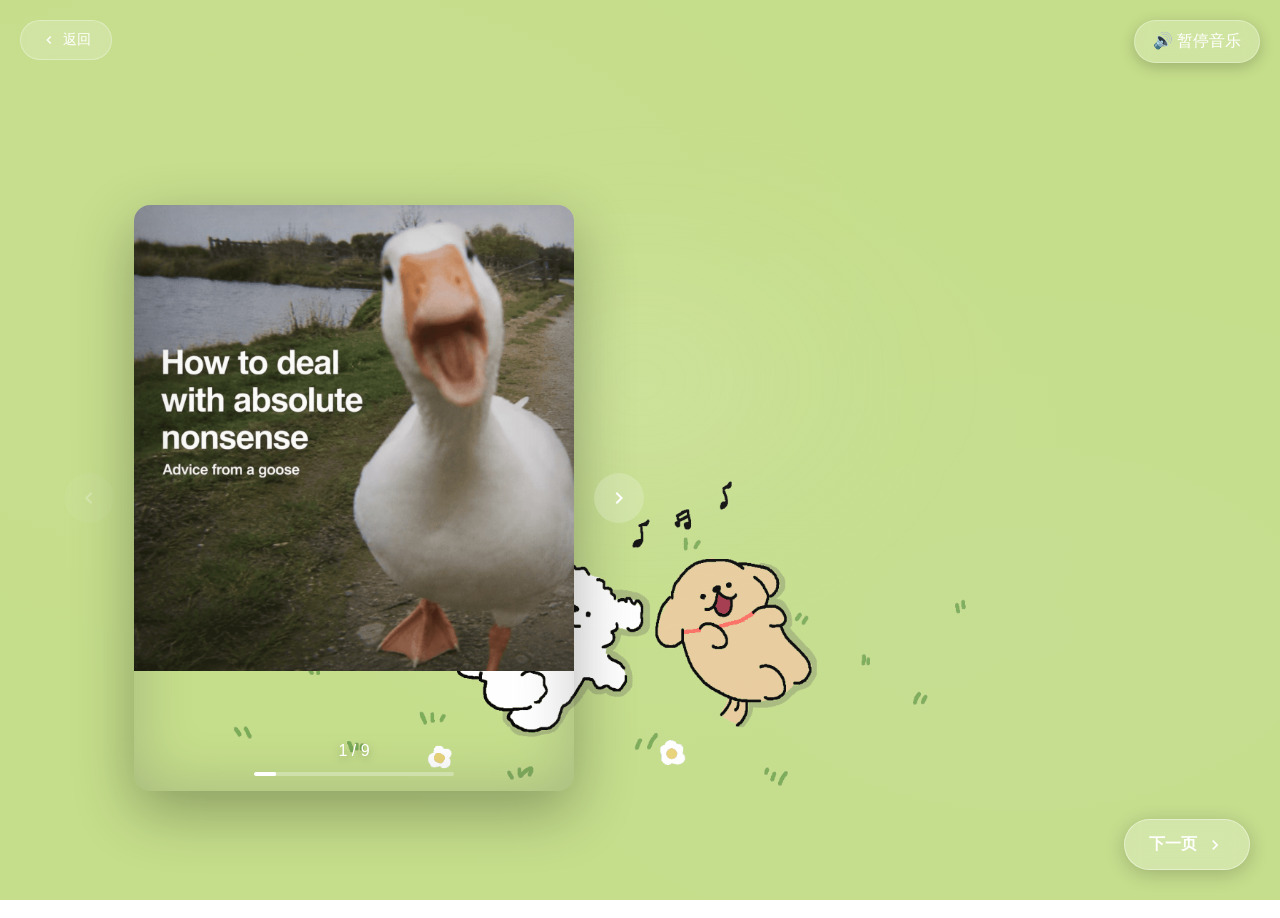
<file: gallery.html>
zen_garden<!DOCTYPE html>
<html lang="zh-CN">
<head>
    <meta charset="UTF-8">
    <meta name="viewport" content="width=device-width, initial-scale=1.0">
    <title>小鹅的哲学</title>
    <link rel="stylesheet" href="style.css">
</head>
<body class="gallery-page">
    <!-- ===== 顶部音乐控制 ===== -->
    <div id="music-control">
        <button id="music-toggle" onclick="toggleMusic()">🎵 播放音乐</button>
        <audio id="bgm" loop>
            <source src="2/zen_garden.mp3" type="audio/mpeg">
            您的浏览器不支持 audio 元素。
        </audio>
    </div>

    <!-- 背景 -->
    <div class="gallery-wallpaper">
        <img src="2/两小只.png" alt="背景">
        <!-- 背景纹理渐变层 -->
        <div class="gallery-texture"></div>
        <!-- 光从照片透出来的效果 -->
        <div class="gallery-glow"></div>
    </div>
    
    <!-- 返回按钮 -->
    <button class="back-btn" onclick="window.location.href='index.html'">
        <svg viewBox="0 0 24 24" width="16" height="16" fill="currentColor">
            <path d="M15.41 7.41L14 6l-6 6 6 6 1.41-1.41L10.83 12z"/>
        </svg>
        返回
    </button>

    <!-- 下一页按钮 -->
    <button class="next-page-btn" onclick="window.location.href='photos.html'">
        <span>下一页</span>
        <svg viewBox="0 0 24 24" width="20" height="20" fill="currentColor">
            <path d="M8.59 16.59L10 18l6-6-6-6-1.41 1.41L13.17 12z"/>
        </svg>
    </button>

    <!-- 相册主体 -->
    <div class="photo-album">
        <div class="album-container">
            <!-- 左箭头 -->
            <button class="album-nav prev-btn" id="album-prev" onclick="changePhoto(-1)">
                <svg viewBox="0 0 24 24" width="24" height="24" fill="white">
                    <path d="M15.41 7.41L14 6l-6 6 6 6 1.41-1.41L10.83 12z"/>
                </svg>
            </button>
            
            <!-- 照片框 -->
            <div class="photo-frame">
                <img id="current-photo" src="2/条鹅/1.png" alt="照片" class="fade-in">
                <div class="photo-shadow"></div>
                <div class="album-indicator">
                    <span id="photo-counter">1 / 9</span>
                    <div class="progress-bar">
                        <div class="progress-fill" id="progress-fill"></div>
                    </div>
                </div>
            </div>
            
            <!-- 右箭头 -->
            <button class="album-nav next-btn" id="album-next" onclick="changePhoto(1)">
                <svg viewBox="0 0 24 24" width="24" height="24" fill="white">
                    <path d="M8.59 16.59L10 18l6-6-6-6-1.41 1.41L13.17 12z"/>
                </svg>
            </button>

            <!-- 问卷容器 -->
            <div class="quiz-container" id="quiz-container">
                <div class="quiz-question" id="quiz-question">是否喜欢小鹅的哲学？</div>
                <div class="quiz-options">
                    <!-- 选项 A -->
                    <div class="quiz-option-wrapper">
                        <button class="quiz-option option-a" id="option-a" onclick="answerQuiz('A')">
                            A. 喜欢
                        </button>
                        <img src="2/appreciation/blush.jpg" alt="喜欢" class="image-popup" id="img-a">
                    </div>
                    <!-- 选项 B -->
                    <div class="quiz-option-wrapper">
                        <button class="quiz-option option-b" id="option-b" onclick="answerQuiz('B')">
                            B. 非常喜欢
                        </button>
                        <img src="2/appreciation/proud.jpg" alt="非常喜欢" class="image-popup" id="img-b">
                    </div>
                </div>
            </div>
        </div>
    </div>

    <script src="script.js"></script>
</body>
</html>
</file>
<file: style.css>
* {
    margin: 0;
    padding: 0;
    box-sizing: border-box;
}

html, body {
    width: 100%;
    height: 100%;
    margin: 0;
    padding: 0;
}

body {
    font-family: 'Segoe UI', 'Microsoft YaHei', sans-serif;
    overflow: hidden;
}

/* ===== 锁屏页面 ===== */
.lock-screen {
    min-height: 100vh;
    position: relative;
    background: #000;
}

/* ===== 人物图像 ===== */
.character-container {
    position: fixed;
    top: 50%;
    left: 20%;
    transform: translateY(-50%);
    z-index: 5;
    animation: breathe 3s ease-in-out infinite;
}

.character-inner {
    perspective: 1000px;
    transition: transform 0.1s ease-out;
}

.character-img {
    width: 280px;
    height: auto;
    border-radius: 12px;
    box-shadow: 0 0 60px rgba(255, 200, 200, 0.4);
    transform-style: preserve-3d;
}

.character-glow {
    position: absolute;
    top: 50%;
    left: 50%;
    transform: translate(-50%, -50%);
    width: 360px;
    height: 360px;
    background: radial-gradient(circle, rgba(255, 150, 150, 0.4) 0%, rgba(255, 100, 100, 0.15) 40%, transparent 70%);
    border-radius: 50%;
    filter: blur(40px);
    animation: glow-pulse 3s ease-in-out infinite;
    pointer-events: none;
}

@keyframes breathe {
    0%, 100% {
        transform: translateY(-50%);
    }
    50% {
        transform: translateY(calc(-50% - 10px));
    }
}

@keyframes glow-pulse {
    0%, 100% {
        opacity: 0.6;
        transform: translate(-50%, -50%) scale(1);
    }
    50% {
        opacity: 1;
        transform: translate(-50%, -50%) scale(1.15);
    }
}

.wallpaper-container {
    position: fixed;
    top: 0;
    left: 0;
    width: 100%;
    height: 100%;
    z-index: 0;
    overflow: hidden;
}

.wallpaper {
    position: absolute;
    top: 0;
    left: 0;
    width: 100%;
    height: 100%;
    object-fit: cover;
    object-position: left center;
}

.lock-content {
    position: relative;
    z-index: 10;
    height: 100vh;
    display: flex;
    flex-direction: column;
    justify-content: space-between;
    padding: 40px 30px;
}

.lock-header {
    display: flex;
    justify-content: space-between;
    align-items: center;
}

.brand-logo {
    opacity: 0.8;
    animation: logo-pulse 3s ease-in-out infinite;
}

@keyframes logo-pulse {
    0%, 100% { opacity: 0.6; transform: scale(1); }
    50% { opacity: 1; transform: scale(1.05); }
}

.system-time {
    font-size: 1.5rem;
    color: rgba(255,255,255,0.8);
    font-weight: 300;
    letter-spacing: 2px;
}

.lock-body {
    flex: 1;
    display: flex;
    flex-direction: column;
    align-items: center;
    justify-content: center;
}

.lock-title {
    font-size: 1.8rem;
    color: rgba(255,255,255,0.9);
    font-weight: 300;
    letter-spacing: 8px;
    margin-bottom: 50px;
    text-transform: uppercase;
}

.password-container {
    display: flex;
    flex-direction: column;
    align-items: center;
    gap: 30px;
}

.password-input-wrapper {
    position: relative;
    width: 500px;
    height: 60px;
    background: rgba(255,255,255,0.08);
    backdrop-filter: blur(10px);
    border: 1px solid rgba(255,255,255,0.15);
    border-radius: 8px;
    overflow: hidden;
    transition: all 0.3s ease;
}

.password-input-wrapper:focus-within {
    border-color: rgba(255, 107, 107, 0.5);
    box-shadow: 0 0 30px rgba(255, 107, 107, 0.2);
}

#password-input {
    width: 100%;
    height: 100%;
    background: transparent;
    border: none;
    outline: none;
    color: rgba(255,255,255,0.9);
    font-size: 1.8rem;
    text-align: center;
    letter-spacing: 12px;
    font-family: 'Courier New', monospace;
    padding-left: 10px;
}

#password-input::placeholder {
    color: rgba(255,255,255,0.2);
    letter-spacing: 5px;
}

.cursor {
    position: absolute;
    right: 20px;
    top: 50%;
    transform: translateY(-50%);
    width: 3px;
    height: 40px;
    background: rgba(255,255,255,0.8);
    animation: cursor-blink 1s ease-in-out infinite;
}

@keyframes cursor-blink {
    0%, 100% { opacity: 1; }
    50% { opacity: 0; }
}

.password-hints {
    display: flex;
    gap: 15px;
}

.hint-dot {
    width: 12px;
    height: 12px;
    border-radius: 50%;
    background: rgba(255,255,255,0.15);
    border: 1px solid rgba(255,255,255,0.2);
    transition: all 0.3s ease;
}

.hint-dot.active {
    background: rgba(255, 107, 107, 0.8);
    border-color: rgba(255, 107, 107, 1);
    box-shadow: 0 0 15px rgba(255, 107, 107, 0.5);
}

.action-buttons {
    display: flex;
    gap: 30px;
    margin-top: 10px;
    align-items: center;
}

.hint-btn {
    background: transparent;
    border: 1px solid rgba(255,255,255,0.2);
    color: rgba(255,255,255,0.7);
    padding: 12px 20px;
    border-radius: 30px;
    cursor: pointer;
    display: flex;
    align-items: center;
    gap: 8px;
    font-size: 0.9rem;
    transition: all 0.3s ease;
}

.hint-btn:hover {
    background: rgba(255,255,255,0.1);
    border-color: rgba(255,255,255,0.4);
    color: rgba(255,255,255,0.9);
}

.unlock-btn {
    background: linear-gradient(135deg, rgba(255, 107, 107, 0.9), rgba(255, 142, 83, 0.9));
    border: none;
    color: white;
    padding: 15px 40px;
    border-radius: 30px;
    font-size: 1rem;
    font-weight: 600;
    letter-spacing: 3px;
    cursor: pointer;
    transition: all 0.3s ease;
    box-shadow: 0 10px 30px rgba(255, 107, 107, 0.3);
}

.unlock-btn:hover {
    transform: translateY(-2px);
    box-shadow: 0 15px 40px rgba(255, 107, 107, 0.4);
}

.unlock-btn:active {
    transform: translateY(0);
}

.hint-message {
    margin-top: 30px;
    color: rgba(255, 107, 107, 0.8);
    font-size: 1.1rem;
    opacity: 0;
    transform: translateY(10px);
    transition: all 0.5s ease;
    text-align: center;
    letter-spacing: 2px;
}

.hint-message.show {
    opacity: 1;
    transform: translateY(0);
}

.lock-footer {
    display: flex;
    justify-content: center;
}

.power-btn {
    opacity: 0.4;
    cursor: pointer;
    transition: opacity 0.3s ease;
}

.power-btn:hover {
    opacity: 0.8;
}

@keyframes fade-in {
    from { opacity: 0; transform: translateY(20px); }
    to { opacity: 1; transform: translateY(0); }
}

@keyframes shake {
    0%, 100% { transform: translateX(0); }
    25% { transform: translateX(-5px); }
    75% { transform: translateX(5px); }
}

.error-shake {
    animation: shake 0.4s ease;
}

/* ===== 相册页面 ===== */
.gallery-page {
    width: 100%;
    height: 100%;
    min-height: 100vh;
    position: relative;
    overflow-y: auto;
}

.gallery-wallpaper {
    position: fixed;
    top: 0;
    left: 0;
    width: 100%;
    height: 100%;
    z-index: 0;
}

.gallery-wallpaper img {
    width: 100%;
    height: 100%;
    object-fit: cover;
    object-position: 90% center;
}

/* 背景纹理渐变层 */
.gallery-texture {
    position: absolute;
    top: 0;
    left: 0;
    width: 100%;
    height: 100%;
    background: 
        radial-gradient(ellipse at 20% 30%, rgba(255, 220, 220, 0.05) 0%, transparent 50%),
        radial-gradient(ellipse at 80% 70%, rgba(200, 220, 255, 0.05) 0%, transparent 50%),
        radial-gradient(ellipse at 50% 50%, rgba(255, 255, 200, 0.03) 0%, transparent 60%);
    pointer-events: none;
}

/* 光从照片透出来的效果 */
.gallery-glow {
    position: absolute;
    top: 20%;
    left: 50%;
    transform: translateX(-50%);
    width: 600px;
    height: 400px;
    background: radial-gradient(ellipse at center, rgba(255, 255, 255, 0.15) 0%, rgba(255, 255, 255, 0.05) 30%, transparent 70%);
    filter: blur(60px);
    pointer-events: none;
    animation: glowPulse 4s ease-in-out infinite;
}

@keyframes glowPulse {
    0%, 100% { opacity: 0.6; transform: translateX(-50%) scale(1); }
    50% { opacity: 1; transform: translateX(-50%) scale(1.1); }
}

.photo-album {
    position: relative;
    z-index: 10;
    display: flex;
    flex-direction: column;
    align-items: flex-start;
    justify-content: center;
    min-height: 100vh;
    padding: 80px 20px 20px;
    padding-left: 5%;
}

.album-container {
    display: flex;
    align-items: center;
    gap: 20px;
    max-width: 900px;
    width: 100%;
    position: relative;
}

.album-nav {
    width: 50px;
    height: 50px;
    border-radius: 50%;
    border: none;
    background: rgba(255, 255, 255, 0.2);
    backdrop-filter: blur(10px);
    cursor: pointer;
    transition: all 0.3s ease;
    display: flex;
    align-items: center;
    justify-content: center;
    flex-shrink: 0;
}

.album-nav:hover {
    background: rgba(255, 255, 255, 0.3);
    transform: scale(1.1);
}

.album-nav:disabled {
    opacity: 0.3;
    cursor: not-allowed;
}

.photo-frame {
    flex: 1;
    max-width: 550px;
    aspect-ratio: 3/4;
    position: relative;
    border-radius: 16px;
    overflow: hidden;
    box-shadow: 
        0 20px 60px rgba(0,0,0,0.3),
        0 0 40px rgba(255, 255, 255, 0.1) inset,
        0 0 80px rgba(255, 255, 255, 0.05) inset;
    padding-bottom: 60px;
}

.photo-frame img {
    width: 100%;
    height: calc(100% - 60px);
    object-fit: cover;
    transition: all 0.5s ease;
}

/* 照片切换动画 */
.photo-frame img.fade-out {
    opacity: 0;
    transform: scale(0.95);
}

.photo-frame img.fade-in {
    opacity: 1;
    transform: translateY(0);
}

.photo-frame img.enter-from-bottom {
    opacity: 0;
    transform: translateY(8px);
}

/* 鼠标悬停放大 */
.photo-frame:hover img {
    transform: scale(1.05);
}

.photo-shadow {
    position: absolute;
    top: 0;
    left: 0;
    width: 100%;
    height: 100%;
    box-shadow: inset 0 0 60px rgba(0,0,0,0.2);
    pointer-events: none;
}

.photo-frame .album-indicator {
    position: absolute;
    bottom: 15px;
    left: 50%;
    transform: translateX(-50%);
    display: flex;
    flex-direction: column;
    align-items: center;
    gap: 12px;
}

#photo-counter {
    color: white;
    font-size: 16px;
    font-weight: 500;
    text-shadow: 0 2px 10px rgba(0,0,0,0.3);
}

.progress-bar {
    width: 200px;
    height: 4px;
    background: rgba(255, 255, 255, 0.3);
    border-radius: 2px;
    overflow: hidden;
    position: relative;
}

.progress-fill {
    height: 100%;
    background: white;
    border-radius: 2px;
    transition: width 0.3s ease;
    position: relative;
    animation: progressBreathe 2s ease-in-out infinite;
}

.progress-fill::after {
    content: '';
    position: absolute;
    right: 0;
    top: 50%;
    transform: translateY(-50%);
    width: 30px;
    height: 100%;
    background: linear-gradient(to left, rgba(255, 255, 255, 1), rgba(255, 255, 255, 0.5), rgba(255, 255, 255, 0));
    border-radius: 2px;
    animation: progressGlowSweep 2s ease-in-out infinite;
}

@keyframes progressBreathe {
    0%, 100% { opacity: 0.8; }
    50% { opacity: 1; }
}

@keyframes progressGlowSweep {
    0% { 
        right: 0;
        opacity: 1;
    }
    50% { 
        right: calc(100% - 30px);
        opacity: 0.8;
    }
    100% { 
        right: 0;
        opacity: 1;
    }
}

/* ===== 问卷样式 ===== */
.quiz-container {
    flex: 1;
    max-width: 300px;
    display: flex;
    flex-direction: column;
    align-items: center;
    justify-content: flex-start;
    padding-top: 0px;
    opacity: 0;
    transform: translateX(50px);
    transition: all 0.8s ease;
    pointer-events: none;
}

.quiz-container.show {
    opacity: 1;
    transform: translateX(0);
    pointer-events: auto;
}

.quiz-question {
    color: white;
    font-size: 20px;
    font-weight: 600;
    text-align: center;
    margin-bottom: 20px;
    text-shadow: 0 2px 10px rgba(0,0,0,0.3);
    opacity: 0;
    transform: translateY(20px);
    transition: all 1s ease 0.8s;
}

.quiz-container.show .quiz-question {
    opacity: 1;
    transform: translateY(0);
}

.quiz-options {
    display: flex;
    flex-direction: column;
    gap: 15px;
    width: 100%;
}

.quiz-option-wrapper {
    display: flex;
    align-items: center;
    gap: 20px;
}

.quiz-option {
    padding: 12px 24px;
    border: 2px solid rgba(255, 255, 255, 0.5);
    border-radius: 25px;
    background: rgba(255, 255, 255, 0.1);
    color: white;
    font-size: 16px;
    font-weight: 500;
    cursor: pointer;
    transition: all 0.3s ease;
    opacity: 0;
    transform: translateX(30px);
    display: inline-block;
    white-space: nowrap;
    flex-shrink: 0;
}

.quiz-option:hover {
    background: rgba(255, 255, 255, 0.3);
    transform: scale(1.05);
}

.quiz-container.show .option-a {
    opacity: 1;
    transform: translateX(0);
    transition: all 0.8s ease 2s;
}

.quiz-container.show .option-b {
    opacity: 1;
    transform: translateX(0);
    transition: all 0.8s ease 3.5s;
}

.quiz-option.selected {
    background: linear-gradient(135deg, #FF6B6B, #FF8E53);
    border-color: transparent;
}

.image-popup {
    display: none;
    width: 80px;
    height: 80px;
    object-fit: contain;
    animation: popIn 0.3s ease;
    flex-shrink: 0;
}

.image-popup.show {
    display: inline-block;
}

@keyframes popIn {
    0%   { transform: scale(0); opacity: 0; }
    70%  { transform: scale(1.2); }
    100% { transform: scale(1); opacity: 1; }
}

/* ===== 其他样式 ===== */
.gallery-content {
    position: relative;
    z-index: 10;
    padding: 60px 20px;
    max-width: 800px;
    margin: 0 auto;
}

.memories-container {
    display: flex;
    flex-direction: column;
    gap: 30px;
}

.memory-card {
    background: rgba(255, 255, 255, 0.85);
    backdrop-filter: blur(20px);
    border-radius: 20px;
    padding: 35px;
    box-shadow: 0 10px 40px rgba(0,0,0,0.1);
    border: 1px solid rgba(255,255,255,0.6);
    transition: all 0.3s ease;
}

.memory-card:hover {
    transform: translateY(-5px);
    box-shadow: 0 15px 50px rgba(0,0,0,0.15);
}

.card-date {
    font-size: 0.9rem;
    color: #FF6B6B;
    font-weight: 600;
    letter-spacing: 2px;
    margin-bottom: 12px;
}

.memory-card h3 {
    font-size: 1.5rem;
    color: #333;
    margin-bottom: 15px;
    font-weight: 600;
}

.memory-card p {
    font-size: 1.1rem;
    color: #555;
    line-height: 1.7;
}

.final-card {
    text-align: center;
    background: rgba(255, 240, 245, 0.9);
}

.final-card h2 {
    font-size: 2.2rem;
    background: linear-gradient(135deg, #FF6B6B, #FF8E53);
    -webkit-background-clip: text;
    -webkit-text-fill-color: transparent;
    background-clip: text;
    margin-bottom: 20px;
    font-weight: 700;
}

.final-card p {
    font-size: 1.2rem;
    color: #555;
    line-height: 1.8;
    margin-bottom: 30px;
}

.card-hearts {
    display: flex;
    justify-content: center;
    gap: 12px;
}

.card-hearts span {
    font-size: 1.8rem;
    animation: heart-pulse 1.5s ease-in-out infinite;
}

.card-hearts span:nth-child(2) { animation-delay: 0.1s; }
.card-hearts span:nth-child(3) { animation-delay: 0.2s; }
.card-hearts span:nth-child(4) { animation-delay: 0.3s; }
.card-hearts span:nth-child(5) { animation-delay: 0.4s; }

.back-btn {
    display: inline-flex;
    align-items: center;
    gap: 6px;
    padding: 10px 20px;
    background: rgba(255, 255, 255, 0.2);
    backdrop-filter: blur(10px);
    border: 1px solid rgba(255, 255, 255, 0.3);
    border-radius: 25px;
    color: white;
    font-size: 14px;
    font-weight: 500;
    cursor: pointer;
    transition: all 0.3s ease;
}

.back-btn:hover {
    background: rgba(255, 255, 255, 0.3);
    transform: translateY(-2px);
}

.gallery-page .back-btn {
    position: fixed;
    top: 20px;
    left: 20px;
    z-index: 100;
}

@keyframes heart-pulse {
    0%, 100% { transform: scale(1); opacity: 0.6; }
    50% { transform: scale(1.3); opacity: 1; }
}

/* ===== ★★★ 顶部音乐控制（关键！）★★★ ===== */
#music-control {
    position: fixed !important;
    top: 20px !important;
    right: 20px !important;
    z-index: 999999 !important;
    display: block !important;
}

#music-toggle {
    padding: 10px 18px !important;
    background: rgba(255, 255, 255, 0.2) !important;
    backdrop-filter: blur(10px) !important;
    border: 1px solid rgba(255, 255, 255, 0.3) !important;
    border-radius: 30px !important;
    color: white !important;
    font-size: 16px !important;
    font-weight: 500 !important;
    cursor: pointer !important;
    box-shadow: 0 4px 15px rgba(0,0,0,0.2) !important;
    transition: all 0.3s ease !important;
}

#music-toggle:hover {
    background: rgba(255, 255, 255, 0.4) !important;
    transform: scale(1.05) !important;
}

/* ===== 下一页按钮 ===== */
.next-page-btn {
    position: fixed;
    bottom: 30px;
    right: 30px;
    z-index: 100;
    display: flex;
    align-items: center;
    gap: 8px;
    padding: 14px 24px;
    background: rgba(255, 255, 255, 0.25);
    backdrop-filter: blur(10px);
    border: 1px solid rgba(255, 255, 255, 0.4);
    border-radius: 30px;
    color: white;
    font-size: 16px;
    font-weight: 600;
    cursor: pointer;
    transition: all 0.3s ease;
    box-shadow: 0 4px 20px rgba(0,0,0,0.2);
}

.next-page-btn:hover {
    background: rgba(255, 255, 255, 0.4);
    transform: translateY(-3px) scale(1.05);
    box-shadow: 0 8px 30px rgba(0,0,0,0.3);
}

/* ===== 照片墙页面 ===== */
.photos-page {
    width: 100%;
    height: 100%;
    min-height: 100vh;
    position: relative;
}

.photos-video-container {
    position: fixed;
    top: 0;
    left: 0;
    width: 100%;
    height: 100%;
    z-index: 0;
}

.photos-video {
    position: absolute;
    top: 0;
    left: 0;
    width: 100%;
    height: 100%;
    object-fit: cover;
    opacity: 0;
    transition: opacity 1200ms ease-in-out;
}

.photos-video.active {
    opacity: 1;
}

.photos-video-overlay {
    position: absolute;
    top: 0;
    left: 0;
    width: 100%;
    height: 100%;
    background: rgba(0, 0, 0, 0.1);
    z-index: 1;
}

.photos-page .back-btn {
    position: fixed;
    top: 20px;
    left: 20px;
    z-index: 100;
}



.photo-wall-container {
    position: relative;
    z-index: 10;
    display: flex;
    justify-content: center;
    align-items: center;
    min-height: 100vh;
    padding: 100px 40px 40px;
}

.photo-wall {
    display: grid;
    grid-template-columns: repeat(4, 1fr);
    grid-template-rows: repeat(2, auto);
    gap: 40px;
    max-width: 1400px;
    width: 100%;
    justify-items: center;
}

.photo-item {
    width: 100%;
    max-width: 280px;
    aspect-ratio: 1;
    position: relative;
    cursor: pointer;
    transition: all 0.4s cubic-bezier(0.34, 1.56, 0.64, 1);
    transform-origin: center center;
    opacity: 0;
}

.photo-item.animation-done {
    opacity: 1;
}

.photo-item img {
    width: 100%;
    height: 100%;
    object-fit: cover;
    border-radius: 8px;
    box-shadow: 0 15px 40px rgba(0,0,0,0.35);
    background: white;
    padding: 12px;
}

/* 悬停效果：放大并回正 */
.photo-item:hover {
    transform: rotate(0deg) scale(1.25) !important;
    z-index: 20;
}

.photo-item:hover img {
    box-shadow: 0 20px 50px rgba(0,0,0,0.4);
}

/* ===== 粒子效果 ===== */
.particles-container {
    position: fixed;
    top: 0;
    left: 0;
    width: 100%;
    height: 100%;
    z-index: 1;
    pointer-events: none;
}

.particle {
    position: absolute;
    width: 3px;
    height: 3px;
    background: rgba(255, 255, 255, 0.8);
    border-radius: 50%;
    animation: particleFloat linear infinite;
    box-shadow: 0 0 10px rgba(0, 255, 255, 0.5), 0 0 20px rgba(255, 0, 255, 0.3);
}

@keyframes particleFloat {
    0% {
        transform: translateY(100vh) translateX(0) scale(1);
        opacity: 0;
    }
    10% {
        opacity: 1;
    }
    90% {
        opacity: 1;
    }
    100% {
        transform: translateY(-10vh) translateX(var(--drift)) scale(0.5);
        opacity: 0;
    }
}

/* ===== 照片出现动画 ===== */

/* 不同旋转角度的照片动画 */
.photo-item.rotate-1.appear {
    animation: photoAppearRotate1 0.8s cubic-bezier(0.34, 1.56, 0.64, 1) forwards;
}

.photo-item.rotate-2.appear {
    animation: photoAppearRotate2 0.8s cubic-bezier(0.34, 1.56, 0.64, 1) forwards;
}

.photo-item.rotate-3.appear {
    animation: photoAppearRotate3 0.8s cubic-bezier(0.34, 1.56, 0.64, 1) forwards;
}

.photo-item.rotate-4.appear {
    animation: photoAppearRotate4 0.8s cubic-bezier(0.34, 1.56, 0.64, 1) forwards;
}

.photo-item.rotate-5.appear {
    animation: photoAppearRotate5 0.8s cubic-bezier(0.34, 1.56, 0.64, 1) forwards;
}

.photo-item.rotate-6.appear {
    animation: photoAppearRotate6 0.8s cubic-bezier(0.34, 1.56, 0.64, 1) forwards;
}

.photo-item.rotate-7.appear {
    animation: photoAppearRotate7 0.8s cubic-bezier(0.34, 1.56, 0.64, 1) forwards;
}

.photo-item.rotate-8.appear {
    animation: photoAppearRotate8 0.8s cubic-bezier(0.34, 1.56, 0.64, 1) forwards;
}

@keyframes photoAppearRotate1 {
    0% { opacity: 0; transform: scale(0) translateY(30px) rotate(0deg); }
    100% { opacity: 1; transform: scale(1) translateY(0) rotate(-12deg); }
}

@keyframes photoAppearRotate2 {
    0% { opacity: 0; transform: scale(0) translateY(30px) rotate(0deg); }
    100% { opacity: 1; transform: scale(1) translateY(0) rotate(8deg); }
}

@keyframes photoAppearRotate3 {
    0% { opacity: 0; transform: scale(0) translateY(30px) rotate(0deg); }
    100% { opacity: 1; transform: scale(1) translateY(0) rotate(-15deg); }
}

@keyframes photoAppearRotate4 {
    0% { opacity: 0; transform: scale(0) translateY(30px) rotate(0deg); }
    100% { opacity: 1; transform: scale(1) translateY(0) rotate(10deg); }
}

@keyframes photoAppearRotate5 {
    0% { opacity: 0; transform: scale(0) translateY(30px) rotate(0deg); }
    100% { opacity: 1; transform: scale(1) translateY(0) rotate(-8deg); }
}

@keyframes photoAppearRotate6 {
    0% { opacity: 0; transform: scale(0) translateY(30px) rotate(0deg); }
    100% { opacity: 1; transform: scale(1) translateY(0) rotate(12deg); }
}

@keyframes photoAppearRotate7 {
    0% { opacity: 0; transform: scale(0) translateY(30px) rotate(0deg); }
    100% { opacity: 1; transform: scale(1) translateY(0) rotate(-10deg); }
}

@keyframes photoAppearRotate8 {
    0% { opacity: 0; transform: scale(0) translateY(30px) rotate(0deg); }
    100% { opacity: 1; transform: scale(1) translateY(0) rotate(15deg); }
}

/* ===== 极光效果覆盖层 ===== */
.aurora-overlay {
    position: absolute;
    top: 0;
    left: 0;
    width: 100%;
    height: 100%;
    border-radius: 8px;
    pointer-events: none;
    background: linear-gradient(
        135deg,
        rgba(0, 255, 255, 0.15) 0%,
        rgba(255, 0, 255, 0.1) 50%,
        rgba(0, 255, 136, 0.15) 100%
    );
    animation: auroraGlow 4s ease-in-out infinite;
    opacity: 0;
    transition: opacity 0.3s ease;
}

.photo-item.appear .aurora-overlay {
    opacity: 1;
}

@keyframes auroraGlow {
    0%, 100% {
        opacity: 0.6;
        filter: brightness(1);
    }
    50% {
        opacity: 1;
        filter: brightness(1.1);
    }
}

/* ===== 爱心飘出效果 ===== */
.hearts-container {
    position: absolute;
    top: 0;
    left: 0;
    width: 100%;
    height: 100%;
    pointer-events: none;
    z-index: 30;
}

.heart {
    position: absolute;
    font-size: 24px;
    opacity: 0;
    animation: heartFloat 1.5s ease-out forwards;
}

@keyframes heartFloat {
    0% {
        opacity: 1;
        transform: translate(50%, 50%) scale(0);
    }
    20% {
        opacity: 1;
        transform: translate(var(--x), var(--y)) scale(1.2);
    }
    100% {
        opacity: 0;
        transform: translate(var(--end-x), var(--end-y)) scale(0.5) rotate(var(--rotate));
    }
}

/* ===== 日期文字效果 ===== */
.photo-date {
    position: absolute;
    bottom: -40px;
    left: 50%;
    transform: translateX(-50%);
    color: #ffffff;
    font-size: 16px;
    font-weight: 500;
    text-shadow: 0 2px 10px rgba(0, 0, 0, 0.5);
    white-space: nowrap;
    opacity: 0;
    transition: all 0.5s cubic-bezier(0.34, 1.56, 0.64, 1);
    z-index: 25;
}

.photo-date.show {
    opacity: 1;
    transform: translateX(-50%) translateY(-10px);
}

/* ===== 移动端适配 ===== */
@media (max-width: 768px) {
    .lock-content {
        padding: 30px 20px;
    }

    .lock-title {
        font-size: 1.2rem;
        letter-spacing: 5px;
        margin-bottom: 30px;
    }

    .password-input-wrapper {
        width: 90%;
        max-width: 400px;
        height: 50px;
    }

    #password-input {
        font-size: 1.3rem;
        letter-spacing: 8px;
        padding-left: 5px;
    }

    .password-hints {
        gap: 8px;
    }

    .hint-dot {
        width: 8px;
        height: 8px;
    }

    .action-buttons {
        flex-direction: column;
        gap: 20px;
    }

    .unlock-btn {
        padding: 12px 30px;
    }

    .gallery-header {
        padding: 20px;
    }

    .gallery-title {
        font-size: 1.5rem;
    }

    .gallery-content {
        padding: 20px;
    }

    .photo-grid {
        grid-template-columns: 1fr;
        gap: 20px;
    }

    .wish-card {
        padding: 25px 20px;
    }

    .wish-card h2 {
        font-size: 1.8rem;
    }

    .wish-card p {
        font-size: 1rem;
    }

    .quiz-options {
        gap: 12px;
    }
    .quiz-option-wrapper {
        gap: 10px;
    }
    .image-popup {
        width: 50px;
        height: 50px;
    }
    #music-control {
        top: 10px !important;
        right: 10px !important;
    }
    #music-toggle {
        padding: 6px 12px !important;
        font-size: 14px !important;
    }
}
</file>
